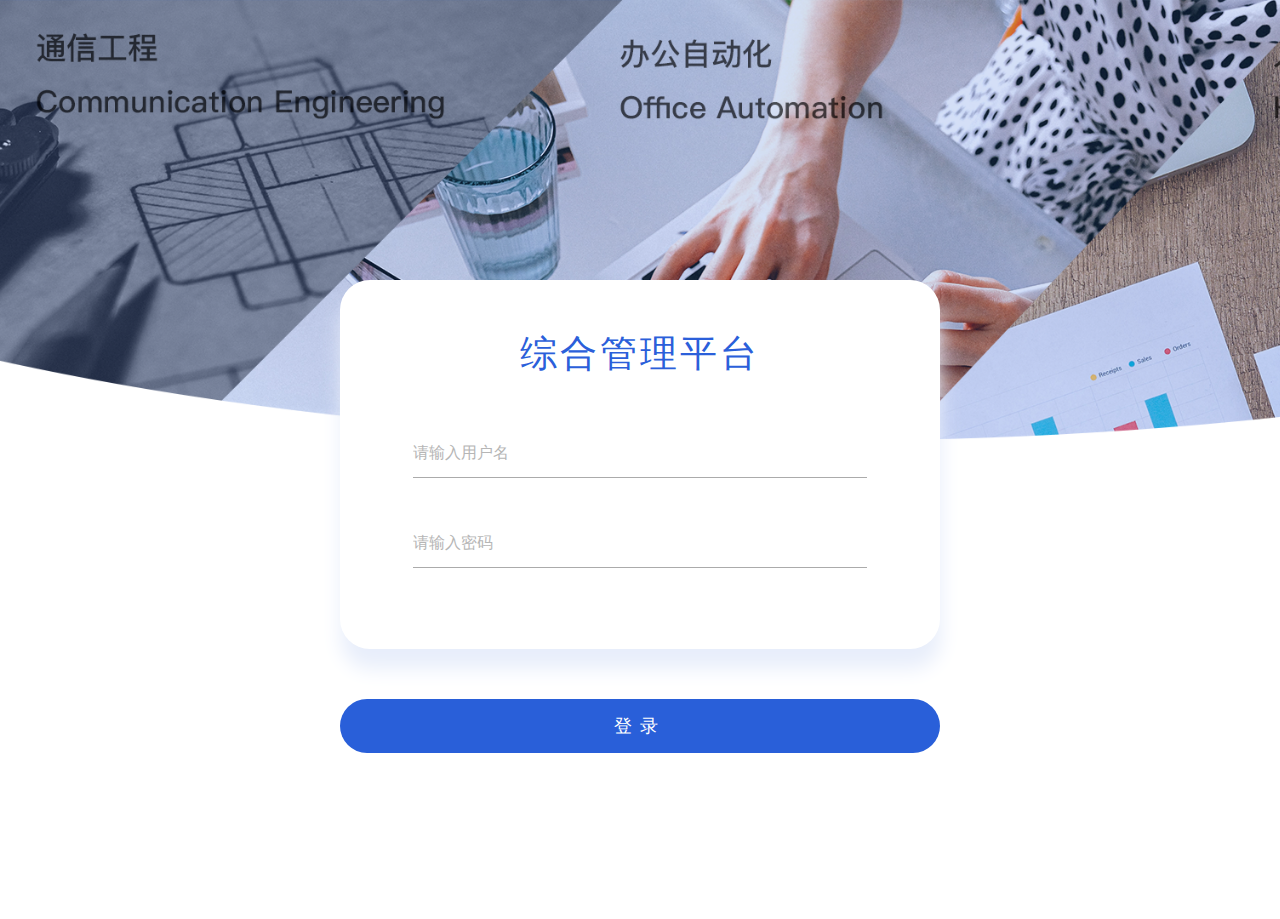
<file: 工程后台登录页面/engineering-login/index.html>
<!DOCTYPE html>
<html lang="en">
<head>
  <meta charset="UTF-8">
  <meta name="viewport" content="width=device-width, initial-scale=1.0">
  <title>工程的后台登录页面</title>
  <link rel="stylesheet" href="index.css">
  <script src="js/jquery-1.8.2.min.js"></script>
</head>
<body>
  <div class="wrap">
    <div class="wrap_left"> 
      <div class="inputBox">
        <h2 class="title">综合管理平台</h2>
        <div class="box">
          <div class="inputUser">
            <input type="text" name="" id="user" placeholder="请输入用户名">
            <!-- <span></span> -->
          </div>
          <p class="tip" id="userTip">1</p>
        </div>
        <div class="box">
          <div class="inputUser">
            <input type="password" name="" id="pswd" placeholder="请输入密码">
            <!-- <span></span> -->
          </div>
          <p class="tip" id="pswdTip">2</p>
        </div>
      </div>
      <div class="btnBox">
        <button class="btnClick">登录</button>
        <button class="grayBtn">登录</button>
      </div>
    </div>
  </div>


  <script src="js/index.js"></script>
</body>
</html>
</file>
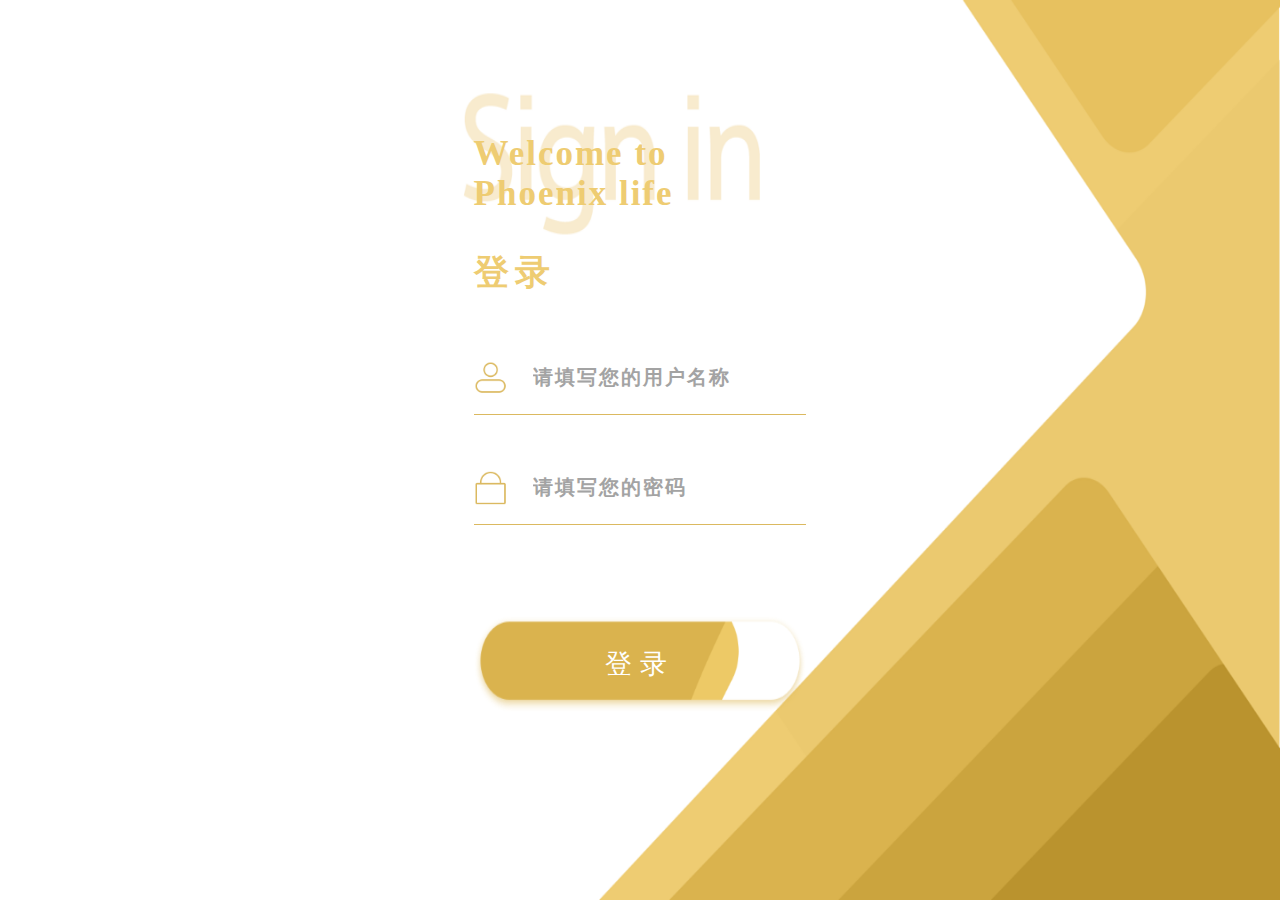
<file: 电子刊登录后台页面/dianzikan/index.html>
<!DOCTYPE html>
<html lang="en">
<head>
  <meta charset="UTF-8">
  <meta name="viewport" content="width=device-width,initial-scale=1.0,maximum-scale=1.0, user-scalable=no">
  <title>电子刊</title>
  <link rel="stylesheet" href="index.css">
  <script src="js/jquery.min.js"></script>
</head>
<body>
  <div class="wrap">
    <div class="centerBox">
      <h3 class="title">Welcome to <br> Phoenix life </h3>
      <div class="inputBox">
        <h3 class="login-text">登录</h3>
        <div class="box">
          <div class="inputUser">
            <img src="images/userBtn.png" alt="">
            <input type="text" name="" id="user" maxlength="11" placeholder="请填写您的用户名称">
          </div>
          <p class="tip" id="userTip">1</p>
        </div>
        <div class="box" style="margin-top: 30px;">
          <div class="inputUser">
            <img src="images/pswdBtn.png" alt="">
            <input type="password" name="" id="pswd" maxlength="12" placeholder="请填写您的密码">
          </div>
          <p class="tip" id="pswdTip">2</p>
        </div>
        <div class="btnBox">
          <button class="btnClick">登录</button>
          <button class="grayBtn">登录</button>
        </div>
      </div>
      
    </div>
  </div>

  <script src="js/index.js"></script>
</body>
</html>
</file>
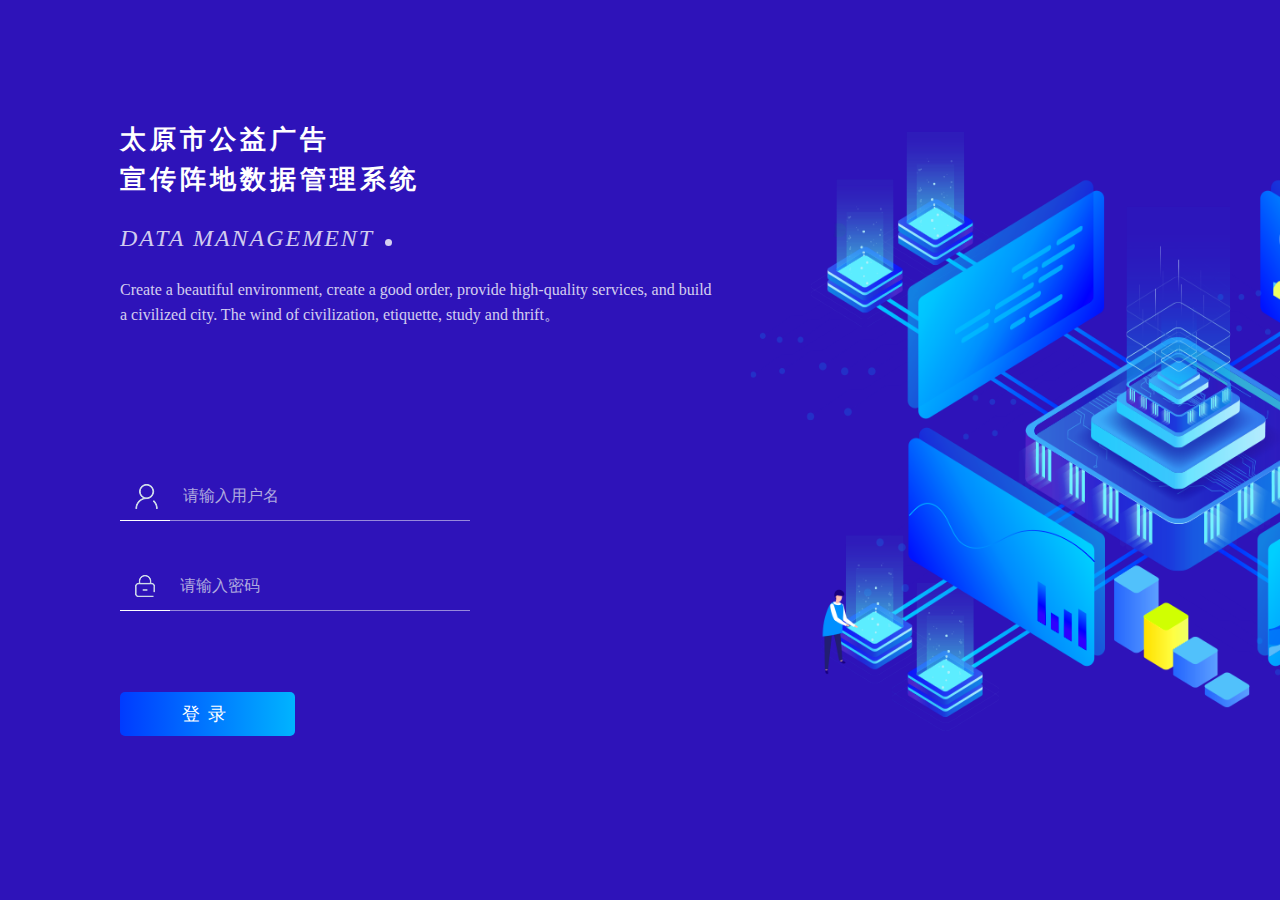
<file: 阵地信息管理系统的登录/zhendi/index.html>
<!DOCTYPE html>
<html lang="en">
<head>
  <meta charset="UTF-8">
  <meta name="viewport" content="width=device-width, initial-scale=1.0">
  <title>太原市公益广告宣传阵地数据管理系统</title>
  <link rel="stylesheet" href="index.css">
  <script src="js/jquery-1.8.2.min.js"></script>
</head>
<body>
  <div class="wrap">
    <div class="wrap_left"> 
      <h2 class="wrap_left_title">
        太原市公益广告<br>
        宣传阵地数据管理系统
      </h2>
      <span class="wrap_left_englishTitle"> <i>DATA MANAGEMENT</i> 
      <i style="display: inline-block; width: 7px;height: 7px;background: rgba(255,255,255,0.8);border-radius: 50%;margin-left: 3px;"></i></span>
      <p class="wrap_left_englishTitle_content">Create a beautiful environment, create a good order, provide high-quality services, and build 
        a civilized city. The wind of civilization, etiquette, study and thrift。
      </p>
      <div class="inputBox">
        <div class="box">
          <div class="inputUser">
            <img src="images/yonghuming.png" alt="">
            <input type="text" name="" id="user" placeholder="请输入用户名">
            <span></span>
          </div>
          <p class="tip" id="userTip">1</p>
        </div>
        <div class="box">
          <div class="inputUser">
            <img src="images/mima.png" alt="">
            <input type="password" name="" id="pswd" placeholder="请输入密码">
            <span></span>
          </div>
          <p class="tip" id="pswdTip">2</p>
        </div>
        <div class="btnBox">
          <button class="btnClick">登录</button>
          <button class="grayBtn">登录</button>
        </div>
      </div>
    </div>
    <div class="wrap_right"> 
      <img src="./images/pic.png" alt="">
    </div>
  </div>


  <script src="js/index.js"></script>
</body>
</html>
</file>
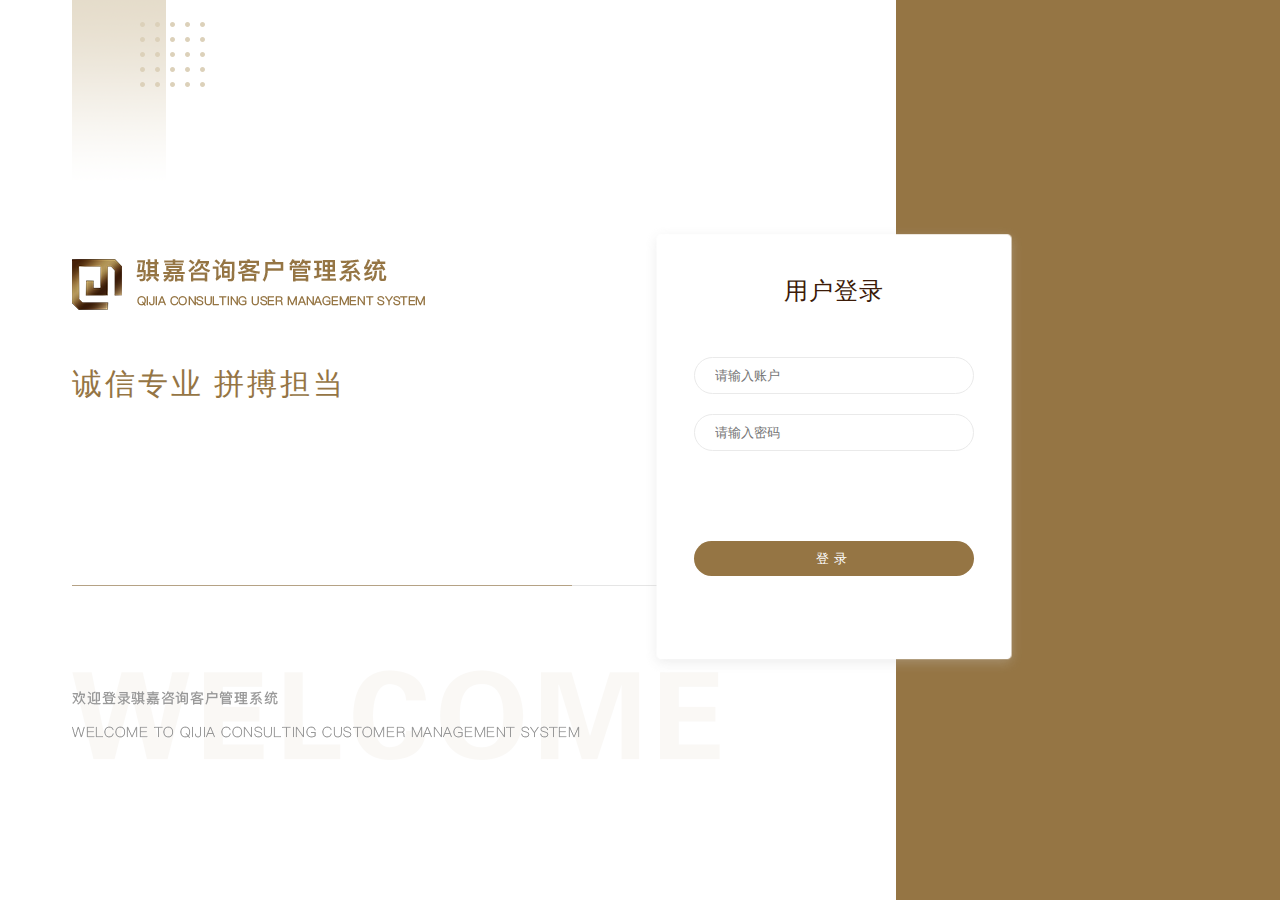
<file: 骐嘉项目/qijia/index.html>
<!DOCTYPE html>
<html lang="en">
<head>
  <meta charset="UTF-8">
  <meta name="viewport" content="width=device-width, initial-scale=1.0">
  <title>骐嘉咨询用户管理系统</title>
  <link rel="stylesheet" href="style.css">
  <script src="./js/jquery-3.2.1.js"></script>
  <script src="./js/script.js"></script>
</head>
<body>
  <div class="wrap">
    <div class="wrap_left">
      <div class="decorate">
        <img src="./images/decorate.png" alt="">
      </div>
      <div class="logobox">
        <img src="./images/logo.png" alt="">
        <h2 class="logobox_text" style="margin-top: 50px;">诚信专业 拼搏担当</h2>
        <img style="margin-top: 180px;" src="./images/line.png" alt="">
        <img style="margin-top: 80px;" src="./images/welcome.png" alt="">
      </div>
    </div>
    <div class="wrap_right"></div>
    <div class="loginWhiteBg">
      <h3>用户登录</h3>
      <input type="text" id="user" placeholder="请输入账户">
      <p class="tip" id="userTip">1</p>
      <input type="password" id="pswd" placeholder="请输入密码">
      <p class="tip" id="pswdTip">2</p>
      <!-- <div class="pswdbtnbox">
        <div class="pswdbtn">
          <img class="pswd" src="./images/pswd.png" alt="">
          <img class="pswdchecked" src="./images/pswdchecked.png" alt="">
        </div>
        记住密码
      </div> -->
      <div class="btnBox">
        <button class="loginBtn">登录</button>
        <button class="grayBtn">登录</button>
      </div>
    </div>
  </div>
  
</body>
</html>
</file>
<file: 工程后台登录页面/engineering-login/index.css>
*{
  margin: 0;
  padding: 0;
  box-sizing: border-box;
}
p{
  margin-block-start: 0;
  margin-block-end: 0;
  margin-inline-start: 0;
  margin-inline-end: 0;
}
html,body{
  width: 100%;
  height: 100vh;
}
.wrap{
  background: url(images/bgimg.png) no-repeat;
  background-size: cover;
}
.title{
  color: #2B5FDA;
  font-size: 2.3em;
  font-weight: 500;
  text-align: center;
  letter-spacing: 3px;
  margin-bottom: 50px;
}


.wrap_left{
  width: 100%;
  height: 100%;
  padding: 120px;
  padding-top: 230px;
  z-index: 1;
}
.wrap_left_title{
  width: 100%;
  color: #fff;
  font-size: 26px;
  letter-spacing: 4px;
  line-height: 40px;
  margin-bottom: 25px;
}
.wrap_left_englishTitle{
  display: block;
  color: rgba(255,255,255,0.8);
  font-size: 24px;
  letter-spacing: 2px;
  margin-bottom: 25px;
}
.wrap_left_englishTitle span{
  font-size: 20px;
}
.wrap_left_englishTitle_content{
  width: 100%;
  color: rgba(255,255,255,0.8);
  line-height: 25px;
  margin-bottom: 145px;
}
.inputBox{
  width: 600px;
  margin: 50px auto;
  background: #fff;
  border-radius: 30px;
  padding: 50px 73px;
  box-shadow: #E8EEFB 1px 20px 20px;
}
.box{
  width: 100%;
  height: 80px;
}
.inputUser{
  width: 100%;
  display: flex;
  align-items: center;
  padding: 5px 0;
  margin-top: 10px;
  /* border-radius: 5px; */
  border-bottom: 1px solid #ABABAB;
  position: relative;
}
.inputUser input{
  width: 90%;
  color: #333;
  font-size: 16px;
  padding: 10px 0;
  outline: none;
  border: none;
  background: none;
}
.inputUser span{
  display: block;
  width: 50px;
  height: 1px;
  background: #fff;
  position: absolute;
  bottom: -1px;
  left: 0;
}

.btnBox{
  width: 600px;
  height: 50px;
  margin: 50px auto;
  position: relative;
}
button{
  outline: none;
  border: none;
  width: 100%;
  color: #fff;
  font-size: 18px;
  text-align: center;
  letter-spacing: 8px;
  padding: 15px 10px;
  margin-bottom: 10px;
  background: #295FD9;
  border-radius: 50px;
}
.grayBtn{
  position: absolute;
  top: 0;
  left: 0;
  background: #ccc;
  display: none;
}



.wrap_right{
  width: 530px;
  height: 100%;
  position: relative;
}
.wrap_right img{
  width: 530px;
  height: 600px;
  display: block;
  position: absolute;
  top: 55%;
  right: 0;
  transform: translateY(-50%);
}

.tip{
  color: red;
  line-height: 25px;
  display: none;
}

::-webkit-input-placeholder{
  color: #B6B6B6;
}
:-moz-placeholder{
  color: #B6B6B6;
}
::-moz-placeholder{
  color: #B6B6B6;
}
:-ms-input-placeholder{
  color: #B6B6B6;
}
</file>
<file: 电子刊登录后台页面/dianzikan/index.css>
*{
  margin: 0;
  padding: 0;
  box-sizing: border-box;
}
ul,li{
list-style: none;
}
a{
display: block;
color: #333;
text-decoration: none;
}
input,textarea{
border: none;
background: none;
outline: none;
}
textarea{
resize: none;
}

.wrap{
  width: 100vw;
  height: 100vh;
  background: url(images/loginBj.png) no-repeat;
  background-size: 100% 100%;
  padding: 5% 37%;
}
.centerBox{
  padding: 70px 0;
}
.title{
  color: #EECC72;
  font-size: 35px;
  letter-spacing: 2px;
}

.inputBox{
  width: 100%;
}
.login-text{
  color: #EECC72;
  font-size: 35px;
  letter-spacing: 6px;
  padding: 35px 0;
}
.box{
  width: 100%;
  height: 80px;
}
.inputUser{
  width: 100%;
  display: flex;
  align-items: center;
  padding: 15px 0;
  margin-top: 10px;
  border-bottom: 1px solid #DBB960;
  position: relative;
}
.inputUser input{
  width: 90%;
  color: #666;
  font-size: 20px;
  letter-spacing: 2px;
  font-weight: 600;
  padding: 10px 25px;
  outline: none;
  border: none;
  background: none;
}
.inputUser span{
  display: block;
  width: 50px;
  height: 1px;
  background: #fff;
  position: absolute;
  bottom: -1px;
  left: 0;
}

.btnBox{
  width: 100%;
  height: 50px;
  margin-top: 85px;
  position: relative;
}
button{
  outline: none;
  border: none;
  width: 100%;
  color: #fff;
  font-size: 27px;
  text-align: center;
  letter-spacing: 8px;
  padding: 30px;
  margin-bottom: 10px;
}
.btnClick{
  background: url(./images/loginBtn.png) no-repeat;
  background-size: 100% 100%;
}
.grayBtn{
  position: absolute;
  top: 0;
  left: 0;
  background: url(./images/loginBtnGray.png) no-repeat;
  background-size: 100% 100%;
  display: none;
}

.tip{
  color: red;
  line-height: 25px;
  display: none;
}

::-webkit-input-placeholder{
  color: #A3A3A3;
}
:-moz-placeholder{
  color: #A3A3A3;
}
::-moz-placeholder{
  color: #A3A3A3;
}
:-ms-input-placeholder{
  color: #A3A3A3;
}
</file>
<file: 阵地信息管理系统的登录/zhendi/index.css>
*{
  margin: 0;
  padding: 0;
  box-sizing: border-box;
}
p{
  margin-block-start: 0;
  margin-block-end: 0;
  margin-inline-start: 0;
  margin-inline-end: 0;
}
html,body{
  width: 100%;
  height: 100vh;
  background: #2E13B9;
}
.wrap{
  display: flex;
  align-items: center;
  justify-content: space-between; 
}
.wrap_left{
  width: 960px;
  height: 100%;
  padding: 120px;
  z-index: 1;
}
.wrap_left_title{
  width: 100%;
  color: #fff;
  font-size: 26px;
  letter-spacing: 4px;
  line-height: 40px;
  margin-bottom: 25px;
}
.wrap_left_englishTitle{
  display: block;
  color: rgba(255,255,255,0.8);
  font-size: 24px;
  letter-spacing: 2px;
  margin-bottom: 25px;
}
.wrap_left_englishTitle span{
  font-size: 20px;
}
.wrap_left_englishTitle_content{
  width: 100%;
  color: rgba(255,255,255,0.8);
  line-height: 25px;
  margin-bottom: 145px;
}
.inputBox{
  width: 350px;
  /* background: rgba(0,0,0,0.5); */
}
.box{
  width: 100%;
  height: 80px;
}
.inputUser{
  width: 100%;
  display: flex;
  align-items: center;
  padding: 5px 15px;
  margin-top: 10px;
  /* border-radius: 5px; */
  border-bottom: 1px solid #9789DC;
  position: relative;
}
.inputUser input{
  width: 90%;
  color: #fff;
  font-size: 16px;
  padding: 10px 25px;
  outline: none;
  border: none;
  background: none;
}
.inputUser span{
  display: block;
  width: 50px;
  height: 1px;
  background: #fff;
  position: absolute;
  bottom: -1px;
  left: 0;
}

.btnBox{
  width: 50%;
  height: 50px;
  margin-top: 50px;
  position: relative;
}
button{
  outline: none;
  border: none;
  width: 100%;
  color: #fff;
  font-size: 18px;
  text-align: center;
  letter-spacing: 8px;
  padding: 10px;
  margin-bottom: 10px;
  background: linear-gradient(to right, #003BFF,#00B4FF);
  border-radius: 5px;
}
.grayBtn{
  position: absolute;
  top: 0;
  left: 0;
  background: #ccc;
  display: none;
}



.wrap_right{
  width: 530px;
  height: 100%;
  position: relative;
}
.wrap_right img{
  width: 530px;
  height: 600px;
  display: block;
  position: absolute;
  top: 55%;
  right: 0;
  transform: translateY(-50%);
}

.tip{
  color: #00BAFF;
  line-height: 25px;
  display: none;
}

::-webkit-input-placeholder{
  color: #AFAADF;
}
:-moz-placeholder{
  color: #AFAADF;
}
::-moz-placeholder{
  color: #AFAADF;
}
:-ms-input-placeholder{
  color: #AFAADF;
}
</file>
<file: 骐嘉项目/qijia/style.css>
*{
  margin: 0;
  padding: 0;
  box-sizing: border-box;
}
.wrap{
  display: flex;
  width: 100vw;
  height: 100vh;
}
.wrap_left{
  width: 70%;
  height: 100%;
  /* padding: 8%; */
}
.decorate{
  padding-left: 8%;
  width: 100%;
  /* background: #ccc; */
}
.logobox{
  padding: 8%;
  width: 100%;
  /* background: #ccc; */
}
.logobox_text{
  color: #957544;
  font-size: 30px;
  letter-spacing: 3px;
  font-weight: 400;
  font-style: normal;
  
}
.wrap_right{
  width: 30%;
  height: 100%;
  background: #957544;
}
.loginWhiteBg{
  width: 380px;
  height: 450px;
  background: url(./images/loginwhitebg.png) no-repeat;
  background-size: 100% 100%;
  position: absolute;
  right: 20%;
  top: 50%;
  transform: translateY(-50%);
  padding: 50px;
}
.loginWhiteBg h3{
  color: #3C1B08;
  font-size: 24px;
  font-weight: 400;
  text-align: center;
  letter-spacing: 1px;
  margin-bottom: 30px;
}
.loginWhiteBg input{
  width: 100%;
  line-height: 35px;
  margin-top: 20px;
  background: none;
  outline: none;
  border: 1px solid #EAEAEA;
  border-radius: 50px;
  padding: 0 20px;
}
.pswdbtnbox{
  display: flex;
  width: 100%;
  color: #666666;
  font-size: 14px;
  margin-top: 20px;
}
.pswdbtn{
  display: flex;
  width: 15px;
  height: 15px;
  margin-right: 8px;
  position: relative;
  margin-top: 3px;
}
.pswd{
  width: 100%;
  height: 100%;
  outline: none;
  background: none;
  border: 1px solid #957544;
  border-radius: 50%;
}
.pswdchecked{
  position: absolute;
  top: 0;
  left: 0;
  display: none;
}
.btnBox{
  width: 100%;
  height: 50px;
  margin-top: 90px;
  position: relative;
}
button{
  border: none;
  outline: none;
  width: 100%;
  color: #fff;
  letter-spacing: 5px;
  line-height: 35px;
  text-align: center;
  /* margin-top: 60px; */
  background: #957544;
  border-radius: 50px;
}
.grayBtn{
  position: absolute;
  top: 0;
  left: 0;
  background: #ccc;
  display: none;
}
.tip{
  padding-left: 30px;
  color: red;
  line-height: 25px;
  display: none;
}
</file>
